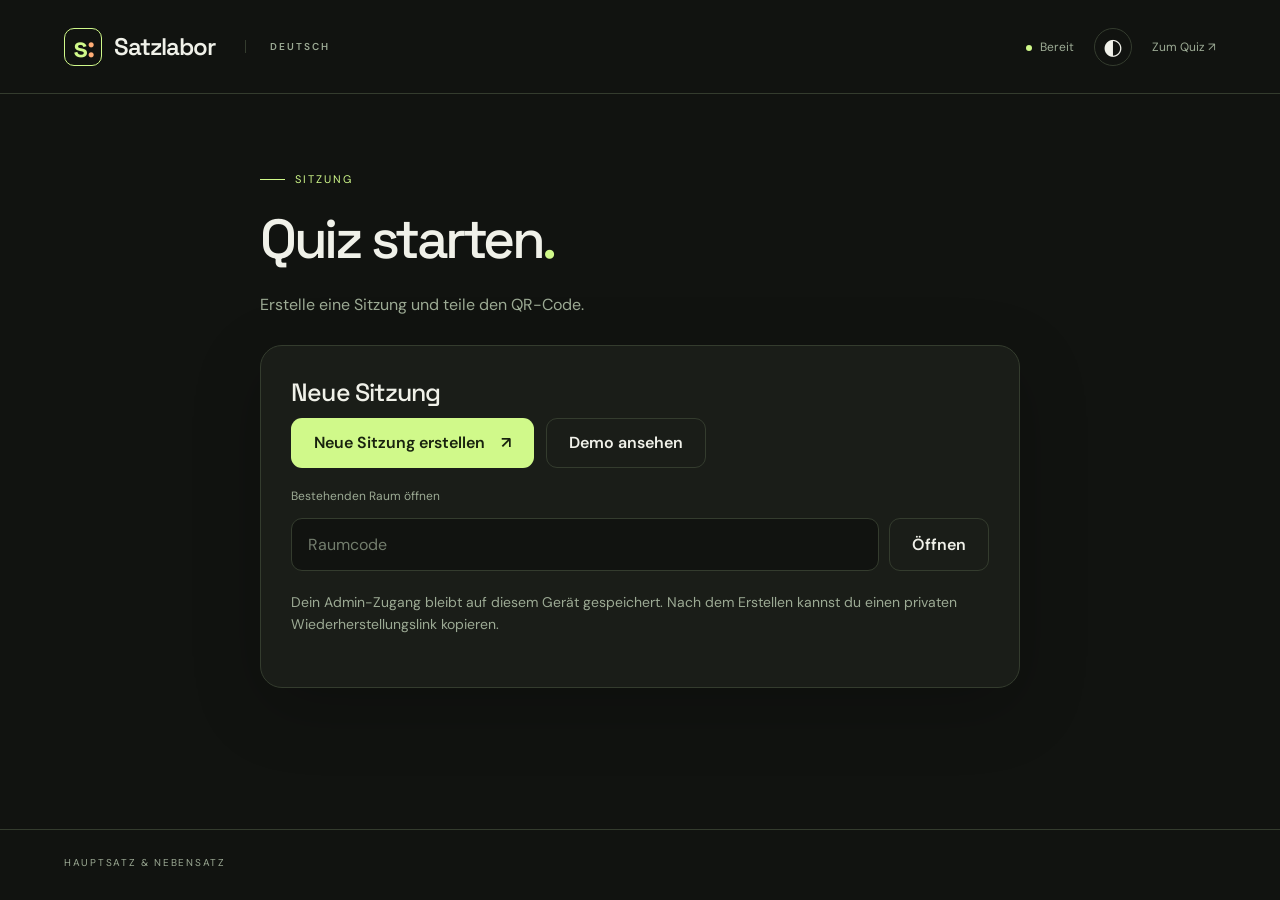
<file: dashboard.html>
<!doctype html><html lang="de-CH"><head><meta charset="utf-8"><meta name="viewport" content="width=device-width,initial-scale=1"><meta name="theme-color" content="#111310"><title>Satzlabor · Quiz</title><link rel="stylesheet" href="./style.css"><script defer src="./qr.js"></script><script defer src="./waiting-game.js"></script><script defer src="./script.js"></script></head><body><header><a class="brand" href="./quiz.html"><span class="logo">s<span>:</span></span>Satzlabor<span class="brand-sub">DEUTSCH</span></a><div class="header-right"><span id="connection" class="status">Bereit</span><button class="icon" id="theme" aria-label="Farbschema wechseln">◐</button><a href="./dashboard.html" id="dashlink" class="small-link">Dashboard ↗</a></div></header><main id="app"></main><div id="toast" role="status" aria-live="polite"></div><footer><span>HAUPTSATZ & NEBENSATZ</span><span id="footer-session"></span></footer></body></html>
</file>
<file: style.css>
@import url('https://fonts.googleapis.com/css2?family=DM+Sans:wght@400;500;600;700&family=Space+Grotesk:wght@400;500;600;700&display=swap');
:root{--bg:#111310;--card:#1a1d18;--card2:#20241d;--text:#f0f1e9;--muted:#9caa94;--line:#343c2e;--accent:#d0f98a;--ink:#18220e;--orange:#ffad76;--red:#ff9990;--shadow:0 20px 70px #0003;color-scheme:dark}body.light{--bg:#f1f1e9;--card:#fffef6;--card2:#e8ecde;--text:#192018;--muted:#606d58;--line:#d1d7c6;--accent:#6d922a;--ink:#fff;--shadow:0 20px 70px #4050250d;color-scheme:light}*{box-sizing:border-box}body{margin:0;background:var(--bg);color:var(--text);font:16px 'DM Sans',system-ui,sans-serif;transition:background .2s,color .2s}h1,h2,h3,.number,.brand{font-family:'Space Grotesk',system-ui,sans-serif}button,input,a{ -webkit-tap-highlight-color:transparent}button,input{font:inherit}button,a{touch-action:manipulation}button{cursor:pointer}button:disabled{cursor:default;opacity:.45}a{color:inherit;text-decoration:none}button:focus-visible,a:focus-visible,input:focus-visible{outline:3px solid var(--orange);outline-offset:4px}header{height:94px;border-bottom:1px solid var(--line);display:flex;align-items:center;justify-content:space-between;padding:0 5vw;gap:20px}.brand{display:flex;align-items:center;gap:12px;font-weight:600;font-size:24px;letter-spacing:-1px}.logo{height:38px;width:38px;border:1px solid var(--accent);color:var(--accent);display:grid;place-content:center;border-radius:10px;font-size:29px;display:inline-flex;align-items:center}.logo span{color:var(--orange)}.brand-sub{font-family:'DM Sans',sans-serif;letter-spacing:2px;font-size:10px;color:var(--muted);margin-left:18px;padding-left:24px;border-left:1px solid var(--line)}.header-right{display:flex;align-items:center;gap:20px}.status{font-size:12px;color:var(--muted)}.status:before{content:'';display:inline-block;width:6px;height:6px;border-radius:50%;background:var(--accent);margin-right:8px}.status.off:before{background:var(--orange)}.icon{width:38px;height:38px;border:1px solid var(--line);background:transparent;color:var(--text);border-radius:50%;font-size:22px}.small-link{font-size:12px;color:var(--muted)}main{max-width:1280px;margin:auto;padding:58px 36px 70px;min-height:calc(100vh - 165px)}footer{border-top:1px solid var(--line);padding:26px 5vw;display:flex;justify-content:space-between;font-size:10px;letter-spacing:1.7px;color:var(--muted)}.eyebrow{font-size:11px;letter-spacing:2px;text-transform:uppercase;color:var(--accent);display:flex;align-items:center;gap:10px;margin-bottom:24px}.eyebrow:before{content:'';height:1px;width:25px;background:var(--accent)}h1{font-size:clamp(40px,5.4vw,72px);line-height:1.06;font-weight:500;letter-spacing:-3.5px;margin:0 0 24px}h1 em{font-style:normal;color:var(--accent)}p{line-height:1.65;color:var(--muted);margin:0 0 22px}.landing{display:grid;grid-template-columns:1.15fr 1fr;gap:90px;align-items:center;padding-top:34px}.intro p{max-width:430px}.tags{display:flex;gap:9px;flex-wrap:wrap;margin:30px 0}.tag,.pill{border:1px solid var(--line);padding:8px 12px;border-radius:100px;font-size:11px;color:var(--muted)}.tag span{color:var(--accent);margin-right:6px}.card{background:var(--card);border:1px solid var(--line);border-radius:22px;padding:30px;box-shadow:var(--shadow)}.card h2{font-size:25px;font-weight:500;letter-spacing:-.8px;margin:0 0 10px}.card p{font-size:14px}label{font-size:12px;color:var(--muted);display:block;margin-bottom:8px}input{background:var(--bg);border:1px solid var(--line);border-radius:11px;padding:15px 16px;color:var(--text);width:100%;min-height:52px}input::placeholder{color:var(--muted);opacity:.7}.field{margin:20px 0}.btn{border:1px solid transparent;background:var(--accent);color:var(--ink);border-radius:11px;min-height:50px;padding:13px 22px;font-weight:600;display:inline-flex;align-items:center;justify-content:center;gap:16px;transition:transform .18s,filter .18s}.btn:hover:not(:disabled){filter:brightness(1.08);transform:translateY(-2px)}.btn.secondary{border-color:var(--line);background:transparent;color:var(--text)}.btn.danger{color:var(--red);border:1px solid var(--red);background:transparent}.full{width:100%}.note{font-size:11px;color:var(--muted);line-height:1.6;margin-top:14px}.specimen{margin-top:50px;border-top:1px solid var(--line);padding-top:25px;font-size:19px;line-height:1.8}.hl{color:var(--accent);border-bottom:1px solid var(--accent);padding-bottom:3px}.hl-n{color:var(--orange);border-bottom:1px solid var(--orange);padding-bottom:3px}.legend{display:flex;gap:24px;font-size:10px;letter-spacing:1px;margin-top:12px}.topline{display:flex;align-items:flex-start;justify-content:space-between;gap:24px;margin-bottom:30px}.topline h1{font-size:40px;letter-spacing:-1.8px;margin-bottom:8px}.topline p{margin:0;font-size:13px}.actions{display:flex;align-items:center;gap:10px;flex-wrap:wrap}.dashboard-grid{display:grid;grid-template-columns:1.7fr 1fr;gap:22px}.metric{position:relative;overflow:hidden;min-height:330px;background:radial-gradient(ellipse at 85% 5%,#d0f98a13,transparent 65%),var(--card)}.metric-top{display:flex;justify-content:space-between;color:var(--muted);font-size:12px}.big-number{font-family:'Space Grotesk',sans-serif;font-size:clamp(80px,10vw,132px);line-height:1.25;letter-spacing:-7px;margin-top:12px}.big-number small{font-size:.4em;letter-spacing:-1px;color:var(--muted)}.meter{height:10px;background:var(--card2);border-radius:6px;overflow:hidden;margin-top:20px}.meter>div{height:100%;background:var(--accent);transition:width 1s cubic-bezier(.2,.8,.2,1);border-radius:6px}.metric-bottom{display:flex;justify-content:space-between;color:var(--muted);font-size:12px;margin-top:16px}.mini-title{font-size:11px;text-transform:uppercase;letter-spacing:1.7px;color:var(--muted);margin-bottom:24px}.rank{display:flex;align-items:center;gap:15px;background:var(--card2);border:1px solid var(--line);border-radius:12px;padding:16px;margin-top:12px;min-height:70px;transition:transform .6s,background .5s;animation:enter .5s ease}.rank:first-of-type{border-color:#d0f98a55}.rank-num{font-family:'Space Grotesk',sans-serif;color:var(--muted);font-size:23px;width:26px}.rank-name{flex:1;font-size:14px}.rank-score{font-family:'Space Grotesk',sans-serif;font-size:22px;color:var(--accent)}.rank-score small{font-size:11px}.empty{padding:22px 0;color:var(--muted);font-size:13px;line-height:1.8}.room-card{display:flex;gap:22px;align-items:center;margin-top:22px;flex-wrap:wrap}.room-code{font-family:'Space Grotesk',sans-serif;font-size:32px;letter-spacing:7px;color:var(--accent)}.room-content{flex:1;min-width:180px}.room-content p{margin:5px 0;font-size:12px;word-break:break-all}#qr{background:white;border-radius:10px;padding:8px;width:112px;height:112px}.round-track{display:flex;gap:5px;margin-bottom:28px}.round-track span{flex:1;height:3px;border-radius:2px;background:var(--line)}.round-track span.active{background:var(--accent)}.question-wrap{max-width:820px;margin:0 auto}.question-top{display:flex;justify-content:space-between;align-items:center;color:var(--muted);font-size:12px;margin-bottom:24px}.question-card{min-height:340px;padding:36px}.question-card h2{font-size:28px;line-height:1.3;max-width:620px;margin:10px 0 12px}.question-card p{font-size:14px}.option{display:flex;gap:14px;align-items:center;text-align:left;border:1px solid var(--line);background:var(--bg);padding:17px;color:var(--text);border-radius:11px;margin-top:11px;width:100%;min-height:58px;transition:all .2s}.option.selected{border-color:var(--accent);background:#d0f98a0c}.option .letter{border:1px solid var(--line);border-radius:6px;min-width:26px;height:26px;display:grid;place-items:center;font-size:11px;color:var(--muted)}.option.selected .letter{background:var(--accent);color:var(--ink)}.question-nav{display:flex;justify-content:space-between;gap:12px;margin-top:24px}.clause{display:flex;justify-content:space-between;align-items:center;gap:20px;width:100%;text-align:left;padding:22px;margin-top:15px;border:1px solid var(--line);background:var(--bg);color:var(--text);border-radius:11px}.clause[data-kind=H]{border-color:var(--accent)}.clause[data-kind=N]{border-color:var(--orange)}.clause small{font-size:10px;text-transform:uppercase;white-space:nowrap}.sentence{display:flex;flex-wrap:wrap;align-items:center;font-size:21px;line-height:2.7;margin:25px 0}.comma{border:0;border-radius:6px;background:var(--card2);color:var(--muted);width:29px;min-height:44px;font-size:23px;margin:0 4px}.comma.selected{background:var(--accent);color:var(--ink)}.word-bank,.word-slots{display:flex;gap:8px;flex-wrap:wrap;min-height:68px;padding:14px;background:var(--bg);border:1px dashed var(--line);border-radius:11px;margin:14px 0}.word-slots{border:1px solid var(--accent);min-height:78px;align-items:center}.word{background:var(--card2);border:1px solid var(--line);color:var(--text);padding:10px 14px;border-radius:8px;min-height:45px}.word:hover{border-color:var(--accent)}.word-slots:empty:after{content:'Wörter hier einsetzen';font-size:13px;color:var(--muted)}.center-stage{text-align:center;max-width:740px;margin:35px auto}.center-stage .eyebrow{justify-content:center}.center-stage h1{font-size:52px}.orb{width:110px;height:110px;margin:30px auto;border:1px solid var(--accent);border-radius:50%;display:grid;place-items:center;font-size:40px;color:var(--accent);box-shadow:0 0 60px #d0f98a12}.wait-pulse{animation:pulse 2.5s infinite}.result-number{font-size:110px;line-height:1.2;color:var(--accent);font-family:'Space Grotesk',sans-serif;letter-spacing:-6px}.result-number small{font-size:32px;letter-spacing:0}.comparison{display:grid;grid-template-columns:1fr 1fr;gap:20px;margin-top:22px}.compare-row{display:grid;grid-template-columns:80px 1fr 50px;gap:14px;align-items:center;margin:20px 0;font-size:13px}.compare-row .meter{margin:0}.delta{color:var(--accent);font-size:22px}.demo-banner{border:1px solid var(--orange);border-radius:10px;background:#ffad7610;padding:13px 18px;color:var(--orange);font-size:13px;margin-bottom:24px;display:flex;justify-content:space-between;align-items:center}.setup{max-width:760px;margin:20px auto}.setup h1{font-size:55px}.setup .card{margin-top:26px}.setup-options{display:flex;gap:12px;flex-wrap:wrap}.participants{display:flex;gap:8px;flex-wrap:wrap;margin-top:18px}.person{font-size:11px;background:var(--card2);border-radius:8px;padding:8px 10px;color:var(--muted)}.person.done{color:var(--accent)}#toast{position:fixed;bottom:25px;left:50%;transform:translate(-50%,20px);padding:14px 22px;background:var(--text);color:var(--bg);border-radius:12px;opacity:0;pointer-events:none;transition:all .2s;z-index:10;max-width:90vw;font-size:14px}#toast.show{opacity:1;transform:translate(-50%,0)}.error{padding:12px;background:#ff999015;color:var(--red);border-radius:8px;font-size:13px;margin-top:12px}.solution{border-top:1px solid var(--line);padding:20px 0;text-align:left}.solution p{font-size:13px;margin:8px 0}.solutions{margin-top:35px}.solution b{font-size:14px}.solutions summary{cursor:pointer;text-align:left;color:var(--accent);padding:20px 0}.quiet{border:0;background:none;color:var(--muted);text-decoration:underline;font-size:12px;padding:10px}.subtle{color:var(--muted)}.progress-info{display:flex;justify-content:space-between;margin:15px 0;font-size:11px;color:var(--muted)}.result-pair{display:flex;justify-content:center;gap:35px;margin:25px 0}.result-pair>div{padding:15px 25px;border:1px solid var(--line);border-radius:13px}.result-pair b{display:block;font-family:'Space Grotesk',sans-serif;font-size:32px;margin-top:8px}.control-card{margin-top:22px}.control-card .actions{justify-content:space-between}.control-card p{margin:10px 0 0}.linkbox{display:flex;gap:10px;margin-top:14px}.linkbox input{min-width:0}.screen-label{color:var(--accent);font-size:12px}body.projector header{height:66px}body.projector main{padding-top:30px}body.projector footer{display:none}.topic-row{display:flex;justify-content:space-between;margin-top:12px;font-size:13px}.topic-row span:last-child{color:var(--accent)}@keyframes enter{from{opacity:0;transform:translateY(15px)}to{opacity:1;transform:translateY(0)}}@keyframes pulse{50%{box-shadow:0 0 80px #d0f98a20}}@media(prefers-reduced-motion:reduce){*,*:before,*:after{animation:none!important;transition:none!important;scroll-behavior:auto!important}}@media(max-width:850px){.landing{gap:35px;grid-template-columns:1fr 1fr}.brand-sub{display:none}.dashboard-grid{grid-template-columns:1fr 1fr}.topline{flex-wrap:wrap}h1{letter-spacing:-2px}.card{padding:24px}.metric{min-height:310px}.header-right{gap:12px}.big-number{font-size:90px}}@media(max-width:620px){header{height:74px;padding:0 20px}.brand{font-size:20px}.status{font-size:10px}.small-link{font-size:10px}main{padding:35px 20px 50px}.landing{grid-template-columns:1fr;gap:35px;padding-top:0}.landing h1{font-size:51px}.specimen{margin-top:25px}.tags{margin:20px 0}.dashboard-grid,.comparison{grid-template-columns:1fr}.topline h1{font-size:33px}.topline .actions{width:100%}.card{padding:22px}.metric{min-height:280px}.big-number{font-size:100px}.question-card{padding:23px}.question-card h2{font-size:23px}.sentence{font-size:18px}.comma{width:26px;margin:0 2px}.clause{padding:17px}.clause small{white-space:normal;max-width:70px;text-align:right}.question-nav .btn{padding:12px 18px}.center-stage h1{font-size:40px}.room-card{gap:15px}.room-code{font-size:27px}footer{gap:15px;padding:20px;font-size:8px}footer span:last-child{display:none}.setup h1{font-size:44px}.result-pair{gap:12px}.result-pair>div{padding:14px 20px}}

.waiting-play{margin:28px auto 0;max-width:560px}.waiting-play:empty{display:none}.game-overlay{position:fixed;inset:0;z-index:1000;background:#071008df;backdrop-filter:blur(12px);display:flex;align-items:center;justify-content:center;padding:22px}.game-dialog{width:min(100%,1040px);max-height:95dvh;overflow:auto;background:#141d16;color:#eef4e8;border:1px solid #3c503d;border-radius:24px;padding:28px;box-shadow:0 30px 100px #0008}.game-top,.game-meta,.game-bottom{display:flex;justify-content:space-between;align-items:center;gap:18px}.game-top h2{font-size:38px;margin:4px 0 20px;letter-spacing:-1px}.game-top h2 span{color:#b8ed70}.game-meta{font-size:13px;color:#bdc9b8;margin-bottom:16px}.game-stage{position:relative;overflow:hidden;border-radius:14px;border:1px solid #334936}.game-stage canvas{display:block;width:100%;height:auto;touch-action:none}.game-message{position:absolute;inset:0;display:flex;flex-direction:column;align-items:center;justify-content:center;text-align:center;gap:12px;pointer-events:none;background:#0e170f70;padding:20px}.game-message[hidden]{display:none}.game-message b{font-size:clamp(21px,3vw,36px)}.game-message span{font-size:14px;color:#ced9c8}.game-bottom{margin-top:18px}.game-bottom p{font-size:13px;color:#bdc9b8;max-width:480px;margin:0}.game-dialog .btn{background:#b8ed70;color:#172011;border-color:#b8ed70}.game-dialog .secondary{background:transparent;color:#e2e9df;border-color:#526350}.game-overlay button:focus-visible{outline:3px solid white;outline-offset:4px}@media(max-width:600px){.game-overlay{padding:10px}.game-dialog{padding:17px;border-radius:18px}.game-top h2{font-size:29px}.game-meta,.game-bottom{align-items:flex-start;flex-direction:column;gap:10px}.game-bottom .btn{width:100%;min-height:54px}.game-stage canvas{min-height:210px;object-fit:fill}.game-top{gap:10px}.game-top .btn{padding:10px;font-size:12px}}
</file>
